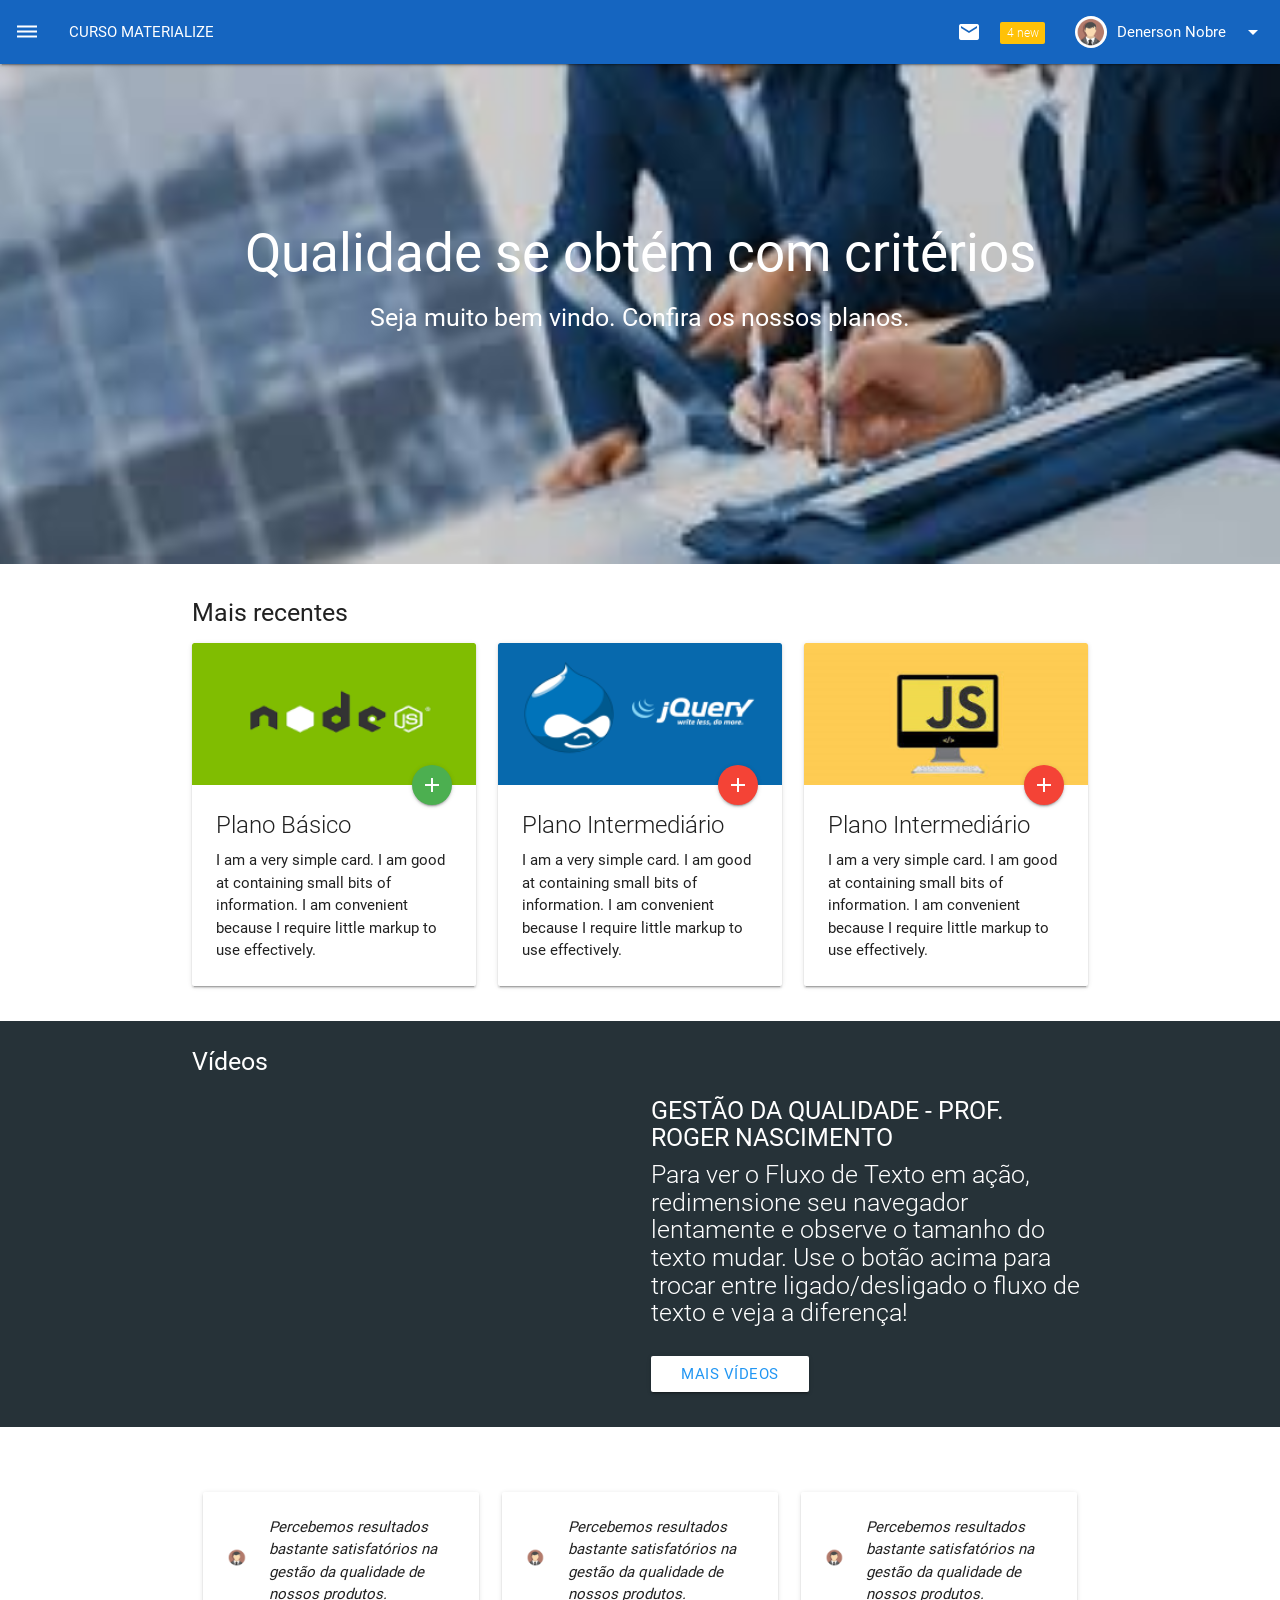
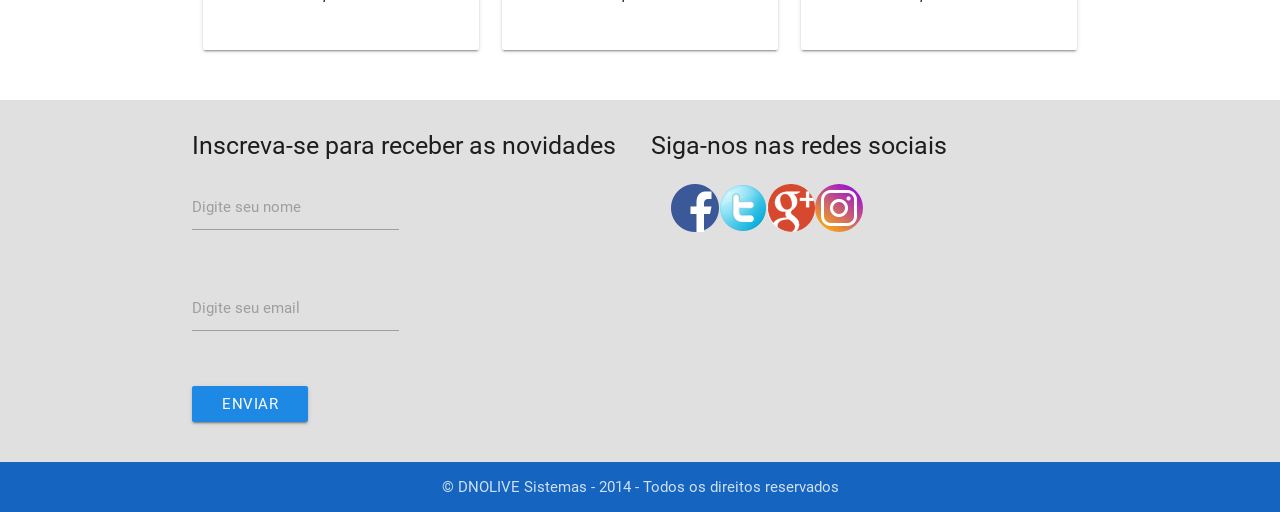
<file: htdocs/materialize/index.html>
<!DOCTYPE html>
<html lang="en">

<head>
    <meta charset="UTF-8">
    <meta name="viewport" content="width=device-width, initial-scale=1.0">
    <meta http-equiv="X-UA-Compatible" content="ie=edge">
    <title>Materialize</title>
    <link rel="stylesheet" type="text/css" href="css/materialize.min.css">
    <link rel="stylesheet" type="text/css" href="css/google-fonts.css">
    <link rel="stylesheet" type="text/css" href="css/estilos.css">
</head>

<body>
    <header class="navbar-fixed">
        <nav class="blue darken-3">
            <div class="nav-wrapper">
                <ul>
                    <li>
                        <a href="javascript:void(0)" id="btn-header-menu">
                            <i class="material-icons">dehaze</i>
                        </a>
                    </li>
                    <li>
                        <a href="javascript:void(0)" id="btn-header-logo">
                            CURSO MATERIALIZE
                        </a>
                    </li>
                </ul>
                <ul class="right hide-on-med-and-down">
                    <li>
                        <a href="#modal-email" id="btn-modal-email">
                            <i class="material-icons left" left>mail</i>
                            <span class="new badge amber">4</span>
                        </a>
                    </li>
                    <li>
                        <a href="javascript:void(0)" id="btn-dropdown-perfil" data-activates="dropdown-perfil">
                            <img class="circle left img-user-logged" src="img/usuario.jpg" alt="">
                            <span>Denerson Nobre</span>
                            <i class="material-icons right">arrow_drop_down</i>
                        </a>
                        <ul id='dropdown-perfil' class='dropdown-content'>
                            <li><a href="#!">Perfil</a></li>
                            <li><a href="#!">Configurações</a></li>
                            <li class="divider"></li>
                            <li><a href="#!">Log Out</a></li>
                        </ul>
                    </li>
                </ul>
            </div>
        </nav>
    </header>

    <!-- paralax -->

    <section class="parallax-container">
        <article class="container">
            <h2 class="white-text center parallax-text">Qualidade se obtém com critérios</h2>
            <h5 class="white-text center">Seja muito bem vindo. Confira os nossos planos.</h5>
        </article>
        <article class="parallax">
            <img src="img/parallax9.jpg">
        </article>
    </section>

    <!-- cards -->

    <section class="container">
        <br/>
        <h5>Mais recentes</h5>
        <article class="row">
            <div class="col s12 m6 l4">
                <div class="card waves-effect">
                    <div class="card-image">
                        <img src="img/img-node.png">
                        <a class="btn-floating halfway-fab waves-effect waves-light green">
                            <i class="material-icons">add</i>
                        </a>
                    </div>
                    <div class="card-content">
                        <span class="card-title">Plano Básico</span>
                        <p>I am a very simple card. I am good at containing small bits of information. I am convenient because
                            I require little markup to use effectively.
                        </p>
                    </div>
                </div>
            </div>
            <div class="col s12 m6 l4">
                <div class="card waves-effect">
                    <div class="card-image">
                        <img src="img/img-jquery.png">
                        <a class="btn-floating halfway-fab waves-effect waves-light red">
                            <i class="material-icons">add</i>
                        </a>
                    </div>
                    <div class="card-content">
                        <span class="card-title">Plano Intermediário</span>
                        <p>I am a very simple card. I am good at containing small bits of information. I am convenient because
                            I require little markup to use effectively.</p>
                    </div>
                </div>
            </div>
            <div class="col s12 m6 l4">
                <div class="card waves-effect">
                    <div class="card-image">
                        <img src="img/img-js.png">
                        <a class="btn-floating halfway-fab waves-effect waves-light red">
                            <i class="material-icons">add</i>
                        </a>
                    </div>
                    <div class="card-content">
                        <span class="card-title">Plano Intermediário</span>
                        <p>I am a very simple card. I am good at containing small bits of information. I am convenient because
                            I require little markup to use effectively.</p>
                    </div>
                </div>
            </div>
        </article>
    </section>

    <!-- vídeo -->

    <section class="row section blue-grey darken-4">
        <article class="container">
            <h5 class="white-text">Vídeos</h5>
            <div class="row">
                <div class="col s12 l6">
                    <div class="video-container">
                        <iframe width="560" height="315" src="https://www.youtube.com/embed/glJvoECukfQ" frameborder="0" allowfullscreen>
                        </iframe>
                    </div>
                </div>
                <div class="col s12 l6">
                    <h5 class="white-text">GESTÃO DA QUALIDADE - PROF. ROGER NASCIMENTO </h5>
                    <h6 class="white-text flow-text">
                        Para ver o Fluxo de Texto em ação, redimensione seu navegador lentamente e observe o tamanho do texto mudar. Use o botão
                        acima para trocar entre ligado/desligado o fluxo de texto e veja a diferença!
                    </h6>
                    <br>
                    <a href="javascript:void(0)" class="btn white blue-text waves-effect">Mais vídeos</a>
                </div>
            </div>
        </article>
    </section>

    <!-- depoimentos -->

    <section class="row section">
        <article class="container">
            <header class="white-text">Depoimentos</header>
            <div class="col s12 l4">
                <div class="card-panel hoverable">
                    <div class="row valign-wrapper">
                        <div class="col s2">
                            <img src="img/usuario-48px.png" class="responsive-img circle">
                        </div>
                        <div class="col s10">
                            <span><i>
                                 Percebemos resultados bastante satisfatórios na gestão 
                                 da qualidade de nossos produtos. 
                             </i></span>
                        </div>
                    </div>
                </div>
            </div>
            <div class="col s12 l4">
                <div class="card-panel hoverable">
                    <div class="row valign-wrapper">
                        <div class="col s2">
                            <img src="img/usuario-48px.png" class="responsive-img circle">
                        </div>
                        <div class="col s10">
                            <span><i>
                                 Percebemos resultados bastante satisfatórios na gestão 
                                 da qualidade de nossos produtos. 
                             </i></span>
                        </div>
                    </div>
                </div>
            </div>
            <div class="col s12 l4">
                <div class="card-panel hoverable">
                    <div class="row valign-wrapper">
                        <div class="col s2">
                            <img src="img/usuario-48px.png" class="responsive-img circle">
                        </div>
                        <div class="col s10">
                            <span><i>
                                 Percebemos resultados bastante satisfatórios na gestão 
                                 da qualidade de nossos produtos. 
                             </i></span>
                        </div>
                    </div>
                </div>
            </div>
        </article>
    </section>

    <!-- footer -->

    <footer class="page-footer grey lighten-2">
        <article class="container">
            <div class="row">
                <div class="col l6">
                    <h5>Inscreva-se para receber as novidades</h5>
                    <form action="">
                        <div class="row">
                            <div class="input-field col l6 s12">
                                <input type="text" name="nome">
                                <label for="nome">Digite seu nome</label>
                            </div>
                        </div>
                        <div class="row">
                            <div class="input-field col l6 s12">
                                <input type="text" name="email">
                                <label for="email">Digite seu email</label>
                            </div>
                        </div>
                        <div class="row">
                            <div class="input-field col l2">
                                <button class="btn blue darken-1 waves effect" type="submit">Enviar</button>
                            </div>
                        </div>
                    </form>
                </div>
                <div class="col l6 s12">
                    <h5>Siga-nos nas redes sociais</h5>
                    <div class="row">
                        <div class="col s12">
                            <ul class="redes-sociais">
                                <li>
                                    <a href="javascript:void(0)">
                                        <img src="img/social-facebook.png" class="responsive-img waves-effect left">
                                    </a>
                                </li>
                                <li>
                                    <a href="javascript:void(0)">
                                        <img src="img/social-twitter.png" class="responsive-img waves-effect left">
                                    </a>
                                </li>
                                <li>
                                    <a href="javascript:void(0)">
                                        <img src="img/social-google+.png" class="responsive-img waves-effect left">
                                    </a>
                                </li>
                                <li>
                                    <a href="javascript:void(0)">
                                        <img src="img/social-instagram.png" class="responsive-img waves-effect circle left">
                                    </a>
                                </li>
                            </ul>
                        </div>
                    </div>
                </div>
            </div>
        </article>
        <div class="footer-copyright blue darken-3">
            <div class="container">
                <h6 class="center">© DNOLIVE Sistemas - 2014 - Todos os direitos reservados</h6>
            </div>
        </div>
    </footer>


    <!-- Modal Footer -->
    <div id="modal-email" class="modal bottom-sheet">
        <div class="modal-content">
            <h4>Suas mensagens</h4>
            <ul class="collection">
                <li class="colection-item avatar">
                    <img class="circle left" src="img/usuario-32px.png">
                    <strong class="title">Título da mensagem</strong>
                    <p class="light">Oi joão</p>
                </li>
                <li class="colection-item avatar">
                    <img class="circle left" src="img/usuario-32px.png">
                    <strong class="title">Título da mensagem</strong>
                    <p class="light">Oi joão</p>
                </li>
                <li class="colection-item avatar">
                    <img class="circle left" src="img/usuario-32px.png">
                    <strong class="title">Título da mensagem</strong>
                    <p class="light">Oi joão</p>
                </li>
                <li class="colection-item avatar">
                    <img class="circle left" src="img/usuario-32px.png">
                    <strong class="title">Título da mensagem</strong>
                    <p class="light">Oi joão</p>
                </li>
                <li class="colection-item avatar">
                    <img class="circle left" src="img/usuario-32px.png">
                    <strong class="title">Título da mensagem</strong>
                    <p class="light">Oi joão</p>
                </li>
            </ul>
        </div>
        <div class="modal-footer">
            <a href="#!" class="modal-action modal-close waves-effect">Mais vídeos</a>
        </div>
    </div>

    <script src="js/jquery-3.2.1.min.js"></script>
    <script src="js/materialize.min.js"></script>
    <script src="js/app.js"></script>
</body>

</html>
</file>
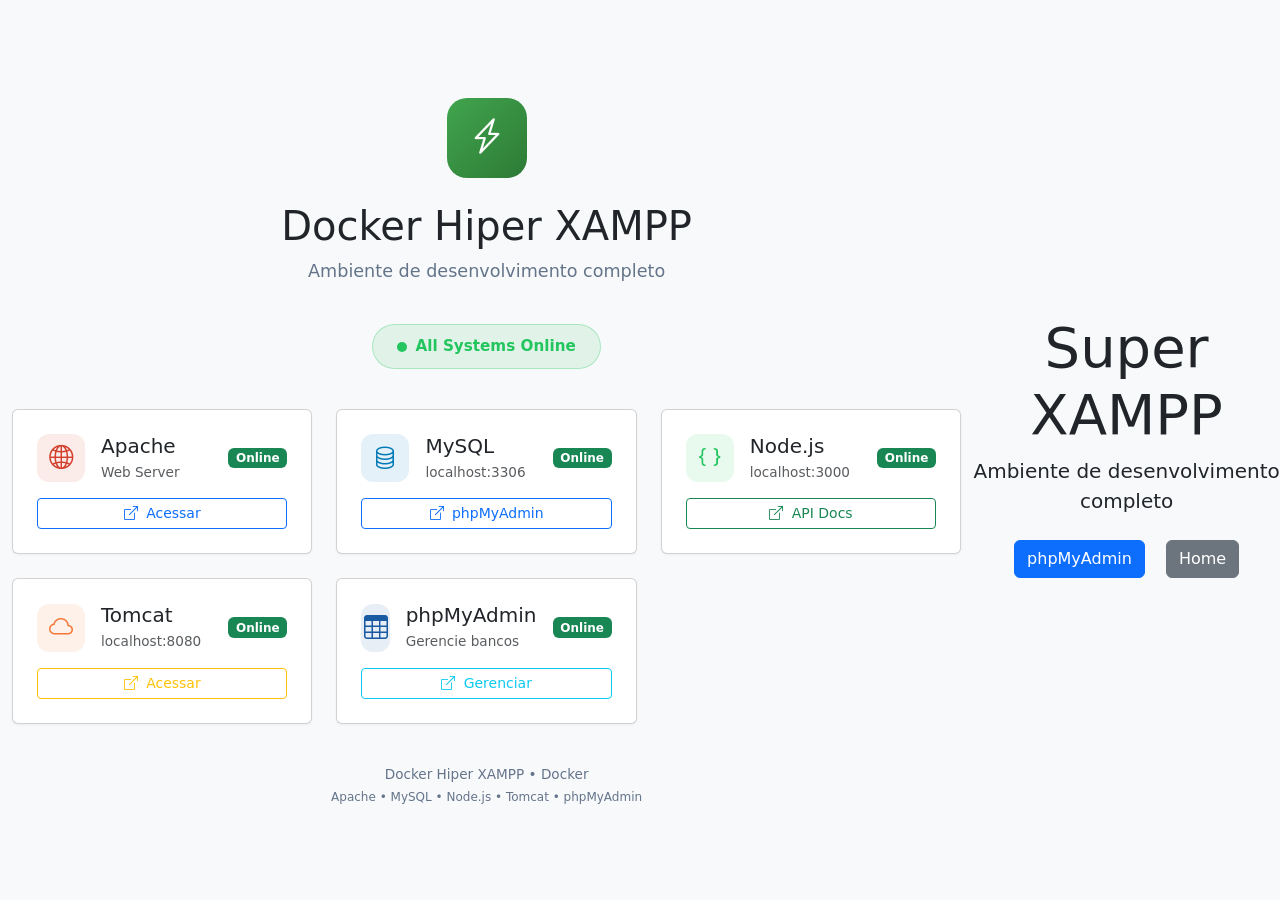
<file: htdocs/super-xampp/index.html>
<!DOCTYPE html>
<html lang="pt-BR">
<head>
    <meta charset="UTF-8">
    <meta name="viewport" content="width=device-width, initial-scale=1.0">
    <title>Super XAMPP</title>
    <link href="https://cdn.jsdelivr.net/npm/bootstrap@5.3.2/dist/css/bootstrap.min.css" rel="stylesheet">
    <link href="https://cdn.jsdelivr.net/npm/bootstrap-icons@1.11.1/font/bootstrap-icons.css" rel="stylesheet">
    <style>
        :root { --primary:#6366f1; --success:#22c55e; --info:#3b82f6; --bg:#f8fafc; --bg-card:#ffffff; --text:#1e293b; --text-muted:#64748b; }
        body{background:var(--bg);font-family:system-ui,sans-serif;color:var(--text)}
        .header{text-align:center;padding:60px 0 40px}.logo{width:80px;height:80px;background:linear-gradient(135deg,#41a54e,#2d7a35);border-radius:20px;display:flex;align-items:center;justify-content:center;margin:0 auto 24px;font-size:36px}
        h1{font-size:2.5rem;font-weight:700;margin-bottom:8px}
        .subtitle{color:var(--text-muted);font-size:1.1rem}
        .status{display:inline-flex;align-items:center;gap:8px;background:rgba(34,197,94,0.1);border:1px solid rgba(34,197,94,0.3);padding:10px 24px;border-radius:50px;margin-top:24px;color:var(--success);font-size:0.95rem;font-weight:600}
        .status-dot{width:10px;height:10px;background:var(--success);border-radius:50%;animation:pulse 2s infinite}
        .card{background:var(--bg-card);border:1px solid #e2e8f0;border-radius:16px;padding:24px;transition:all .2s;box-shadow:0 1px 3px rgba(0,0,0,.05)}
        .card:hover{transform:translateY(-2px);box-shadow:0 4px 12px rgba(0,0,0,.1)}
        .service-icon{width:48px;height:48px;border-radius:12px;display:flex;align-items:center;justify-content:center;font-size:1.5rem}
        .icon-apache{background:rgba(211,65,46,0.1);color:#d3412e}.icon-mysql{background:rgba(0,121,183,0.1);color:#0079b7}.icon-node{background:rgba(34,197,94,0.1);color:#22c55e}.icon-tomcat{background:rgba(244,119,54,0.1);color:#f47736}.icon-phpmyadmin{background:rgba(25,90,162,0.1);color:#195aa2}
        footer{text-align:center;padding:40px 0;color:var(--text-muted);font-size:.85rem}
        @keyframes pulse{0%,100%{opacity:1}50%{opacity:.5}}
    </style>
</head>
<body>
<div class="container">
<div class="header">
<div class="logo"><i class="bi bi-lightning-charge text-white"></i></div>
<h1>Docker Hiper XAMPP</h1>
<p class="subtitle">Ambiente de desenvolvimento completo</p>
<div class="status"><span class="status-dot"></span> All Systems Online</div>
</div>
<div class="row g-4">
<div class="col-md-6 col-lg-4"><div class="card h-100"><div class="d-flex align-items-center gap-3 mb-3"><div class="service-icon icon-apache"><i class="bi bi-globe2"></i></div><div><h5 class="mb-1">Apache</h5><p class="text-muted mb-0" style="font-size:0.85rem;">Web Server</p></div><span class="badge bg-success ms-auto">Online</span></div><a href="http://localhost" class="btn btn-outline-primary btn-sm"><i class="bi bi-box-arrow-up-right me-1"></i> Acessar</a></div></div>
<div class="col-md-6 col-lg-4"><div class="card h-100"><div class="d-flex align-items-center gap-3 mb-3"><div class="service-icon icon-mysql"><i class="bi bi-database"></i></div><div><h5 class="mb-1">MySQL</h5><p class="text-muted mb-0" style="font-size:0.85rem;">localhost:3306</p></div><span class="badge bg-success ms-auto">Online</span></div><a href="http://localhost/phpmyadmin" class="btn btn-outline-primary btn-sm"><i class="bi bi-box-arrow-up-right me-1"></i> phpMyAdmin</a></div></div>
<div class="col-md-6 col-lg-4"><div class="card h-100"><div class="d-flex align-items-center gap-3 mb-3"><div class="service-icon icon-node"><i class="bi bi-braces"></i></div><div><h5 class="mb-1">Node.js</h5><p class="text-muted mb-0" style="font-size:0.85rem;">localhost:3000</p></div><span class="badge bg-success ms-auto">Online</span></div><a href="http://localhost:3000" class="btn btn-outline-success btn-sm"><i class="bi bi-box-arrow-up-right me-1"></i> API Docs</a></div></div>
<div class="col-md-6 col-lg-4"><div class="card h-15"><div class="d-flex align-items-center gap-3 mb-3"><div class="service-icon icon-tomcat"><i class="bi bi-cloud"></i></div><div><h5 class="mb-1">Tomcat</h5><p class="text-muted mb-0" style="font-size:0.85rem;">localhost:8080</p></div><span class="badge bg-success ms-auto">Online</span></div><a href="http://localhost:8080" class="btn btn-outline-warning btn-sm"><i class="bi bi-box-arrow-up-right me-1"></i> Acessar</a></div></div>
<div class="col-md-6 col-lg-4"><div class="card h-100"><div class="d-flex align-items-center gap-3 mb-3"><div class="service-icon icon-phpmyadmin"><i class="bi bi-table"></i></div><div><h5 class="mb-1">phpMyAdmin</h5><p class="text-muted mb-0" style="font-size:0.85rem;">Gerencie bancos</p></div><span class="badge bg-success ms-auto">Online</span></div><a href="http://localhost/phpmyadmin" class="btn btn-outline-info btn-sm"><i class="bi bi-box-arrow-up-right me-1"></i> Gerenciar</a></div></div>
</div>
<footer><p class="mb-1">Docker Hiper XAMPP • Docker</p><p style="font-size:0.75rem;">Apache • MySQL • Node.js • Tomcat • phpMyAdmin</p></footer>
</div>
<script src="https://cdn.jsdelivr.net/npm/bootstrap@5.3.2/dist/js/bootstrap.bundle.min.js"></script>
</body>
</html>
<html lang="pt-BR">
<head>
    <meta charset="UTF-8">
    <title>Super XAMPP</title>
    <link href="https://cdn.jsdelivr.net/npm/bootstrap@5.3.3/dist/css/bootstrap.min.css" rel="stylesheet">
</head>
<body class="bg-light d-flex align-items-center justify-content-center" style="height:100vh;">
    <div class="text-center">
        <h1 class="display-4">Super XAMPP</h1>
        <p class="lead">Ambiente de desenvolvimento completo</p>
        <a href="/phpmyadmin/" class="btn btn-primary m-2">phpMyAdmin</a>
        <a href="/" class="btn btn-secondary m-2">Home</a>
    </div>
</body>
</html>
</file>
<file: htdocs/materialize/css/google-fonts.css>
@font-face {
  font-family: 'Material Icons';
  font-style: normal;
  font-weight: 400;
  src: url(../fonts/icons/MaterialIcons-Regular.eot); /* For IE6-8 */
  src: local('Material Icons'),
    local('MaterialIcons-Regular'),
    url(../fonts/icons/MaterialIcons-Regular.woff2) format('woff2'),
    url(../fonts/icons/MaterialIcons-Regular.woff) format('woff'),
    url(../fonts/icons/MaterialIcons-Regular.ttf) format('truetype');
}

.material-icons {
  font-family: 'Material Icons';
  font-weight: normal;
  font-style: normal;
  font-size: 24px;  /* Preferred icon size */
  display: inline-block;
  line-height: 1;
  text-transform: none;
  letter-spacing: normal;
  word-wrap: normal;
  white-space: nowrap;
  direction: ltr;

  /* Support for all WebKit browsers. */
  -webkit-font-smoothing: antialiased;
  /* Support for Safari and Chrome. */
  text-rendering: optimizeLegibility;

  /* Support for Firefox. */
  -moz-osx-font-smoothing: grayscale;

  /* Support for IE. */
  font-feature-settings: 'liga';
}
</file>
<file: htdocs/materialize/css/estilos.css>
#header-logo{
    font-size: 18px;
}

.img-user-logged{
    width: 32px;
    margin-top: 16px;
    margin-right: 10px;
}

.parallax-text{
    margin-top: 160px;
}

.card-image-cover{
    width: 100%;
    height: 50%;
}

.no-space-row{
    margin-bottom: 0 !important;
}

.redes-sociais li{
    margin-left: 20px;
}
</file>
